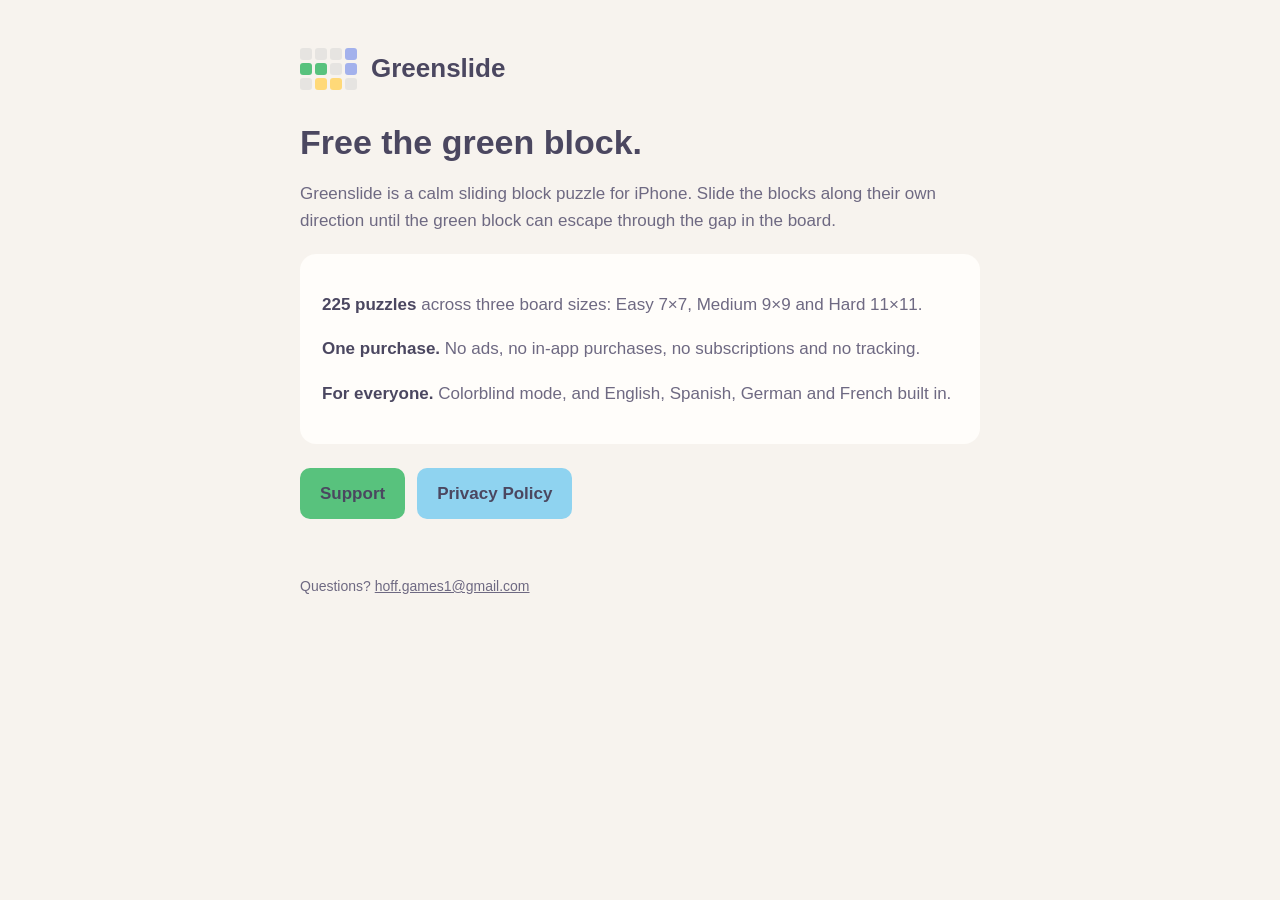
<file: index.html>
<!doctype html>
<html lang="en">
<head>
  <meta charset="utf-8">
  <meta name="viewport" content="width=device-width, initial-scale=1">
  <title>Greenslide</title>
  <meta name="description" content="Greenslide is a calm sliding block puzzle for iPhone. 225 puzzles, no ads, no in-app purchases.">
  <link rel="stylesheet" href="style.css">
</head>
<body>
<main>
  <header>
    <div class="logo" aria-hidden="true">
      <span></span><span></span><span></span><span class="p"></span>
      <span class="g"></span><span class="g"></span><span></span><span class="p"></span>
      <span></span><span class="b"></span><span class="b"></span><span></span>
    </div>
    <a href="index.html">Greenslide</a>
  </header>

  <h1>Free the green block.</h1>
  <p>Greenslide is a calm sliding block puzzle for iPhone. Slide the blocks along their own direction until the
  green block can escape through the gap in the board.</p>

  <div class="card">
    <p><strong>225 puzzles</strong> across three board sizes: Easy 7×7, Medium 9×9 and Hard 11×11.</p>
    <p><strong>One purchase.</strong> No ads, no in-app purchases, no subscriptions and no tracking.</p>
    <p><strong>For everyone.</strong> Colorblind mode, and English, Spanish, German and French built in.</p>
  </div>

  <div class="buttons">
    <a class="button green" href="support.html">Support</a>
    <a class="button sky" href="privacy.html">Privacy Policy</a>
  </div>

  <footer>Questions? <a href="mailto:hoff.games1@gmail.com">hoff.games1@gmail.com</a></footer>
</main>
</body>
</html>
</file>
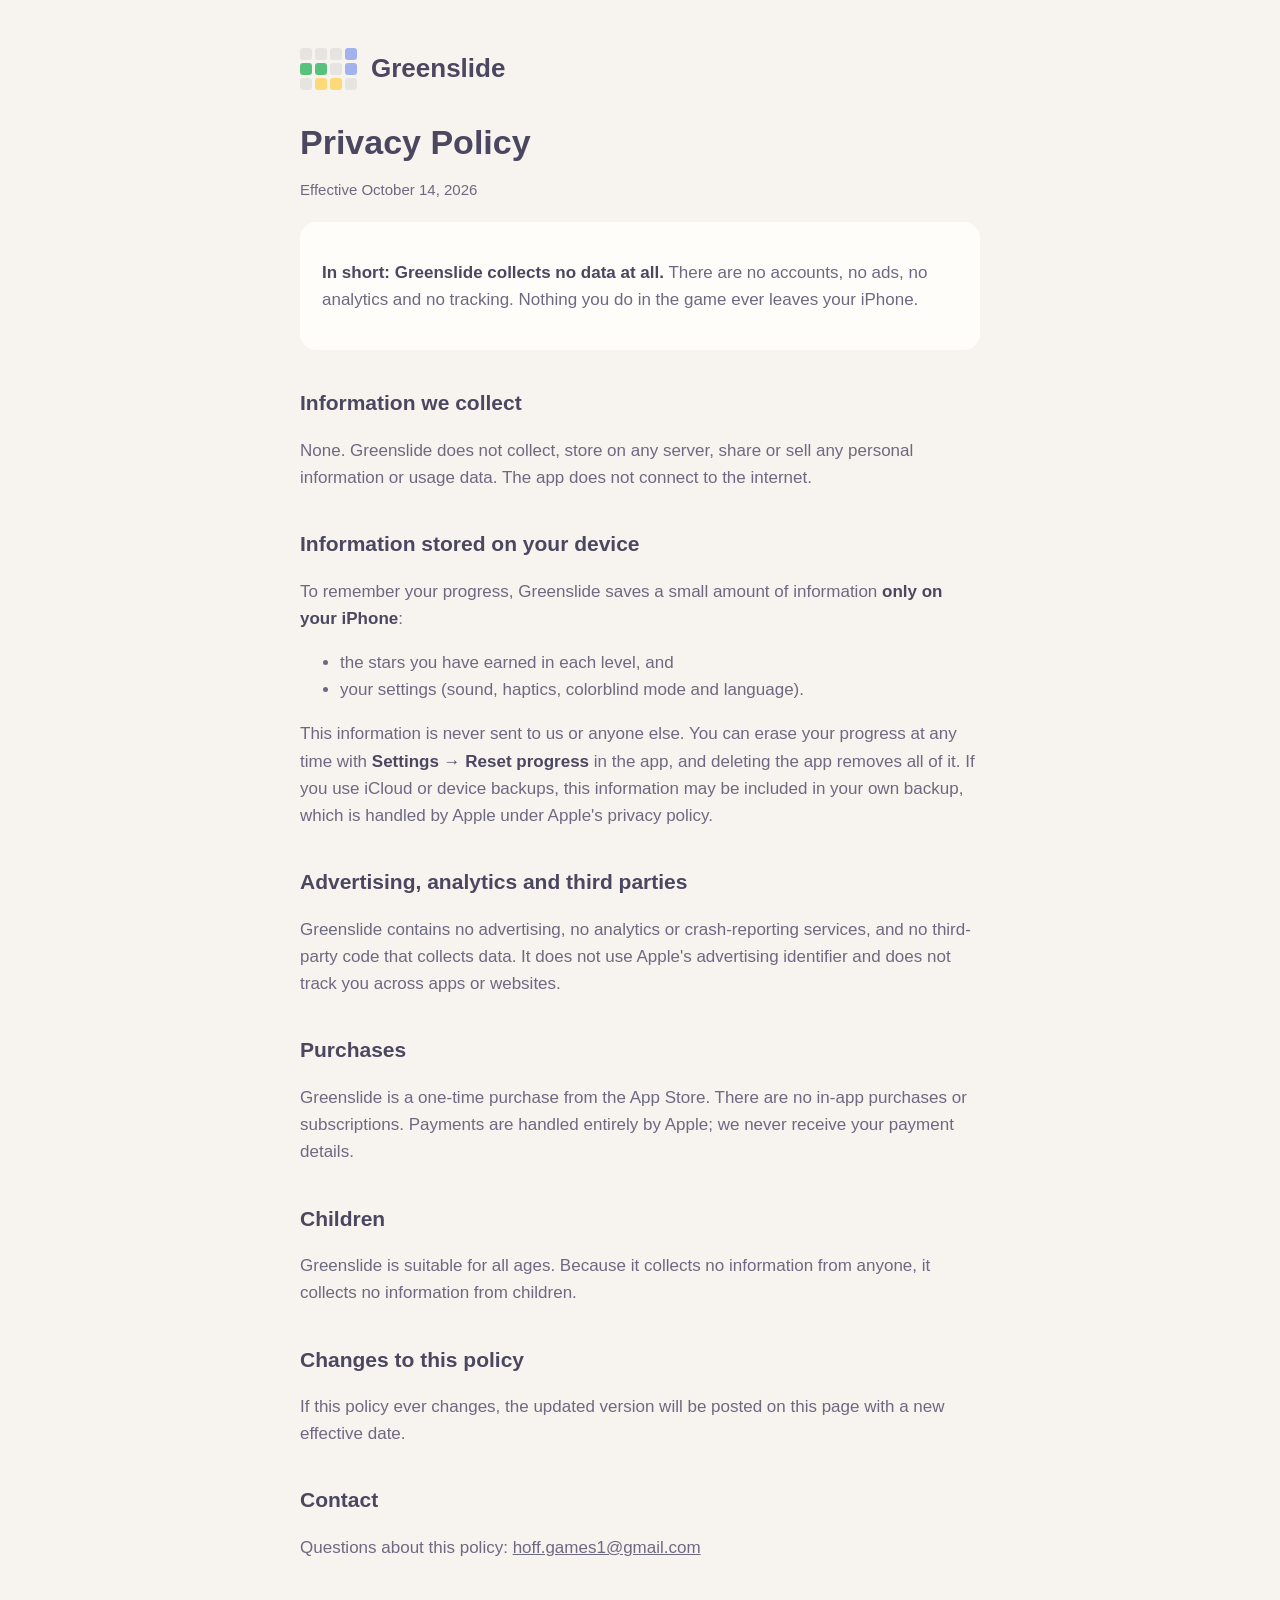
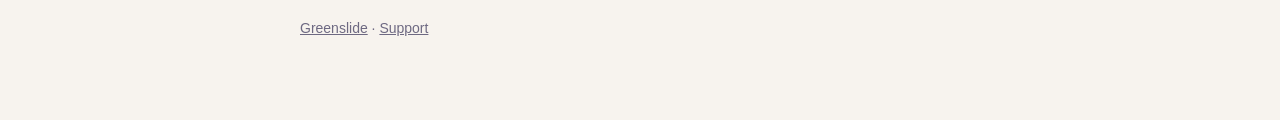
<file: privacy.html>
<!doctype html>
<html lang="en">
<head>
  <meta charset="utf-8">
  <meta name="viewport" content="width=device-width, initial-scale=1">
  <title>Greenslide Privacy Policy</title>
  <meta name="description" content="Privacy policy for Greenslide, a sliding block puzzle for iPhone. Greenslide collects no data.">
  <link rel="stylesheet" href="style.css">
</head>
<body>
<main>
  <header>
    <div class="logo" aria-hidden="true">
      <span></span><span></span><span></span><span class="p"></span>
      <span class="g"></span><span class="g"></span><span></span><span class="p"></span>
      <span></span><span class="b"></span><span class="b"></span><span></span>
    </div>
    <a href="index.html">Greenslide</a>
  </header>

  <h1>Privacy Policy</h1>
  <p class="muted">Effective October 14, 2026</p>

  <div class="card">
    <p><strong>In short: Greenslide collects no data at all.</strong> There are no accounts, no ads, no analytics
    and no tracking. Nothing you do in the game ever leaves your iPhone.</p>
  </div>

  <h2>Information we collect</h2>
  <p>None. Greenslide does not collect, store on any server, share or sell any personal information or usage data.
  The app does not connect to the internet.</p>

  <h2>Information stored on your device</h2>
  <p>To remember your progress, Greenslide saves a small amount of information <strong>only on your iPhone</strong>:</p>
  <ul>
    <li>the stars you have earned in each level, and</li>
    <li>your settings (sound, haptics, colorblind mode and language).</li>
  </ul>
  <p>This information is never sent to us or anyone else. You can erase your progress at any time with
  <strong>Settings → Reset progress</strong> in the app, and deleting the app removes all of it.
  If you use iCloud or device backups, this information may be included in your own backup, which is handled by
  Apple under Apple's privacy policy.</p>

  <h2>Advertising, analytics and third parties</h2>
  <p>Greenslide contains no advertising, no analytics or crash-reporting services, and no third-party code that
  collects data. It does not use Apple's advertising identifier and does not track you across apps or websites.</p>

  <h2>Purchases</h2>
  <p>Greenslide is a one-time purchase from the App Store. There are no in-app purchases or subscriptions.
  Payments are handled entirely by Apple; we never receive your payment details.</p>

  <h2>Children</h2>
  <p>Greenslide is suitable for all ages. Because it collects no information from anyone, it collects no
  information from children.</p>

  <h2>Changes to this policy</h2>
  <p>If this policy ever changes, the updated version will be posted on this page with a new effective date.</p>

  <h2>Contact</h2>
  <p>Questions about this policy: <a href="mailto:hoff.games1@gmail.com">hoff.games1@gmail.com</a></p>

  <footer><a href="index.html">Greenslide</a> · <a href="support.html">Support</a></footer>
</main>
</body>
</html>
</file>
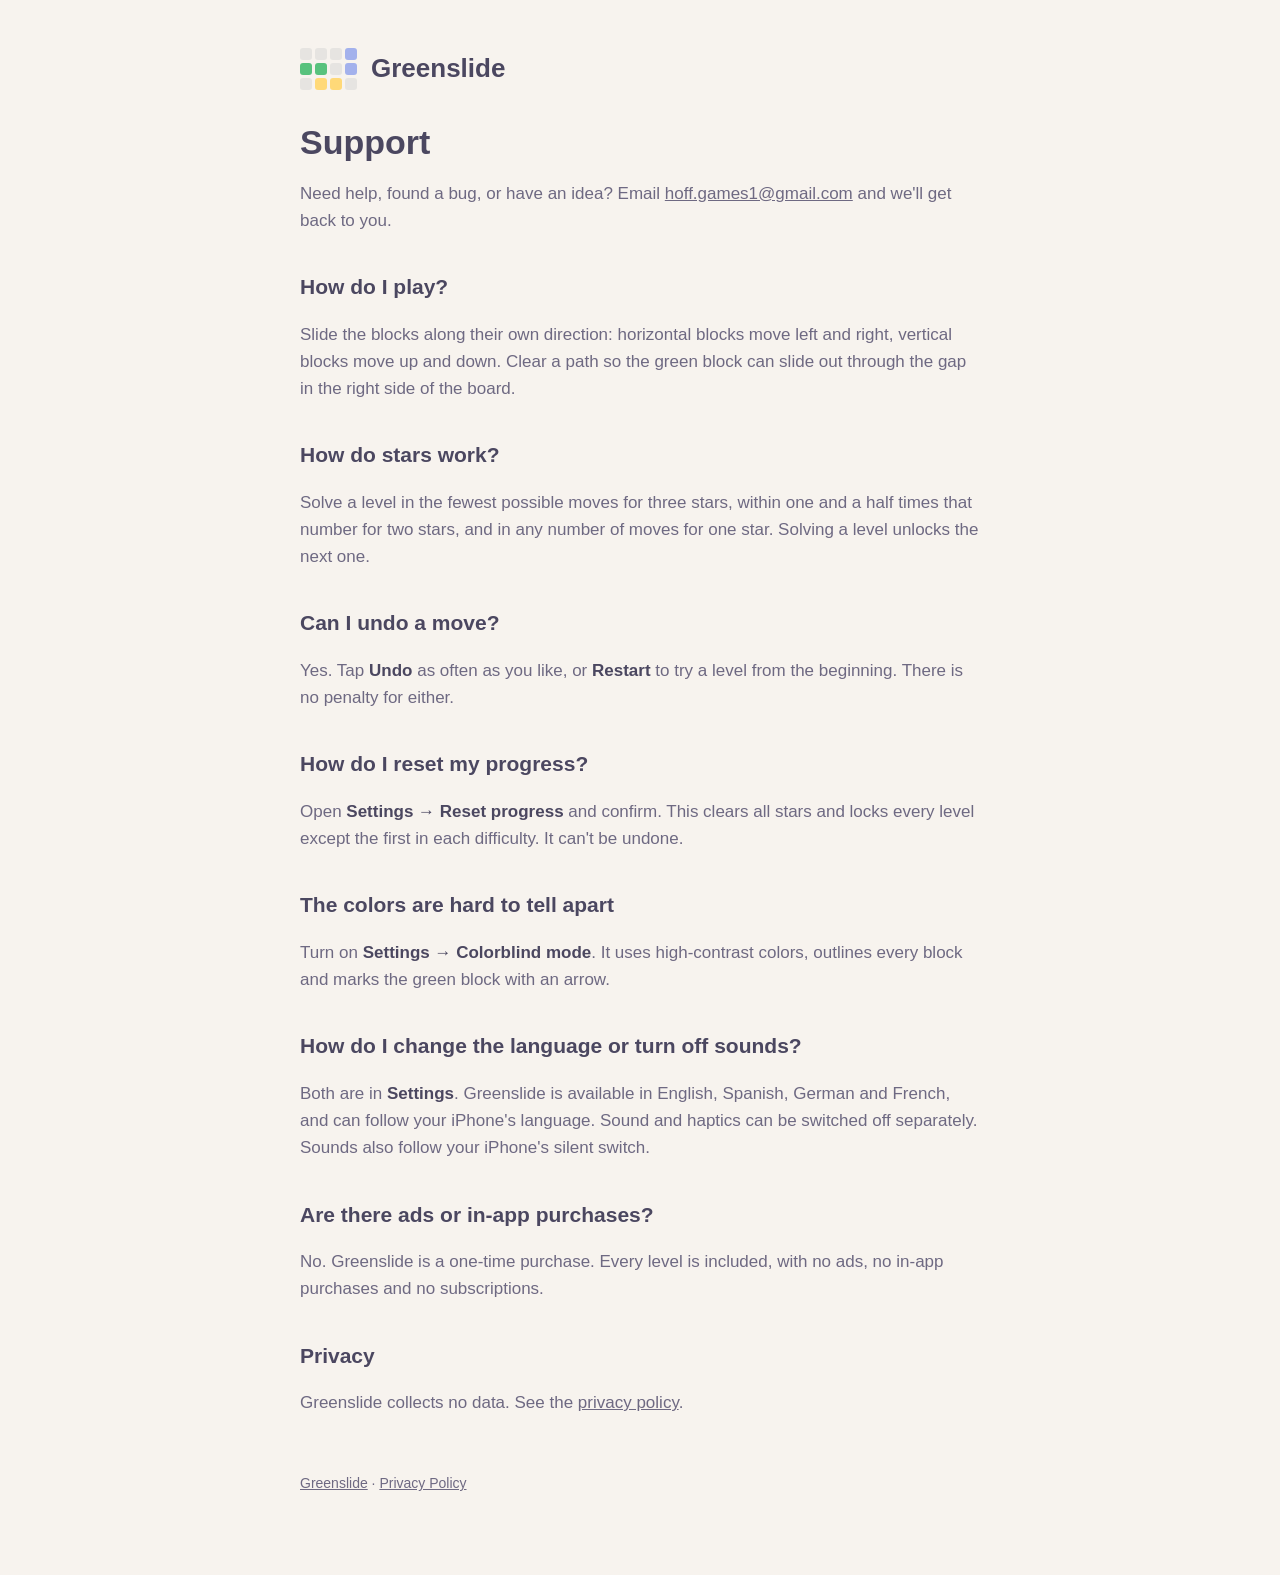
<file: support.html>
<!doctype html>
<html lang="en">
<head>
  <meta charset="utf-8">
  <meta name="viewport" content="width=device-width, initial-scale=1">
  <title>Greenslide Support</title>
  <meta name="description" content="Help and contact for Greenslide, a sliding block puzzle for iPhone.">
  <link rel="stylesheet" href="style.css">
</head>
<body>
<main>
  <header>
    <div class="logo" aria-hidden="true">
      <span></span><span></span><span></span><span class="p"></span>
      <span class="g"></span><span class="g"></span><span></span><span class="p"></span>
      <span></span><span class="b"></span><span class="b"></span><span></span>
    </div>
    <a href="index.html">Greenslide</a>
  </header>

  <h1>Support</h1>
  <p>Need help, found a bug, or have an idea? Email
  <a href="mailto:hoff.games1@gmail.com">hoff.games1@gmail.com</a> and we'll get back to you.</p>

  <h2>How do I play?</h2>
  <p>Slide the blocks along their own direction: horizontal blocks move left and right, vertical blocks move up
  and down. Clear a path so the green block can slide out through the gap in the right side of the board.</p>

  <h2>How do stars work?</h2>
  <p>Solve a level in the fewest possible moves for three stars, within one and a half times that number for two
  stars, and in any number of moves for one star. Solving a level unlocks the next one.</p>

  <h2>Can I undo a move?</h2>
  <p>Yes. Tap <strong>Undo</strong> as often as you like, or <strong>Restart</strong> to try a level from the
  beginning. There is no penalty for either.</p>

  <h2>How do I reset my progress?</h2>
  <p>Open <strong>Settings → Reset progress</strong> and confirm. This clears all stars and locks every level
  except the first in each difficulty. It can't be undone.</p>

  <h2>The colors are hard to tell apart</h2>
  <p>Turn on <strong>Settings → Colorblind mode</strong>. It uses high-contrast colors, outlines every block and
  marks the green block with an arrow.</p>

  <h2>How do I change the language or turn off sounds?</h2>
  <p>Both are in <strong>Settings</strong>. Greenslide is available in English, Spanish, German and French, and can
  follow your iPhone's language. Sound and haptics can be switched off separately. Sounds also follow your
  iPhone's silent switch.</p>

  <h2>Are there ads or in-app purchases?</h2>
  <p>No. Greenslide is a one-time purchase. Every level is included, with no ads, no in-app purchases and no
  subscriptions.</p>

  <h2>Privacy</h2>
  <p>Greenslide collects no data. See the <a href="privacy.html">privacy policy</a>.</p>

  <footer><a href="index.html">Greenslide</a> · <a href="privacy.html">Privacy Policy</a></footer>
</main>
</body>
</html>
</file>
<file: style.css>
:root {
  --bg: #F7F3EE; --surface: #FFFDFA; --ink: #4B4760; --ink2: #6E6982; --tile: #E6E4E1;
  --green: #58C27D; --peri: #A3B1EC; --butter: #FFD978; --sky: #8FD3F0;
}
@media (prefers-color-scheme: dark) {
  :root { --bg: #1E1C26; --surface: #29263280; --ink: #EDEAF5; --ink2: #B3AEC2; --tile: #34313D; }
}
* { box-sizing: border-box; }
body {
  margin: 0; background: var(--bg); color: var(--ink);
  font: 17px/1.6 ui-rounded, "SF Pro Rounded", -apple-system, BlinkMacSystemFont, "Segoe UI", sans-serif;
}
main { max-width: 720px; margin: 0 auto; padding: 48px 20px 80px; }
header { display: flex; align-items: center; gap: 14px; margin-bottom: 32px; }
.logo { display: grid; grid-template-columns: repeat(4, 12px); gap: 3px; }
.logo span { width: 12px; height: 12px; border-radius: 3px; background: var(--tile); }
.logo .g { background: var(--green); } .logo .p { background: var(--peri); } .logo .b { background: var(--butter); }
header a { color: var(--ink); text-decoration: none; font-weight: 800; font-size: 26px; }
h1 { font-size: 34px; line-height: 1.2; margin: 0 0 8px; }
h2 { font-size: 21px; margin: 36px 0 8px; }
p, li { color: var(--ink2); }
strong { color: var(--ink); }
.muted { font-size: 15px; }
.card { background: var(--surface); border-radius: 16px; padding: 20px 22px; margin: 20px 0; }
.buttons { display: flex; flex-wrap: wrap; gap: 12px; margin-top: 24px; }
.button { display: inline-block; padding: 12px 20px; border-radius: 10px; font-weight: 700; color: #4B4760; text-decoration: none; }
.button.green { background: var(--green); } .button.sky { background: var(--sky); } .button.butter { background: var(--butter); }
a { color: inherit; }
footer { margin-top: 56px; font-size: 14px; color: var(--ink2); }
</file>
